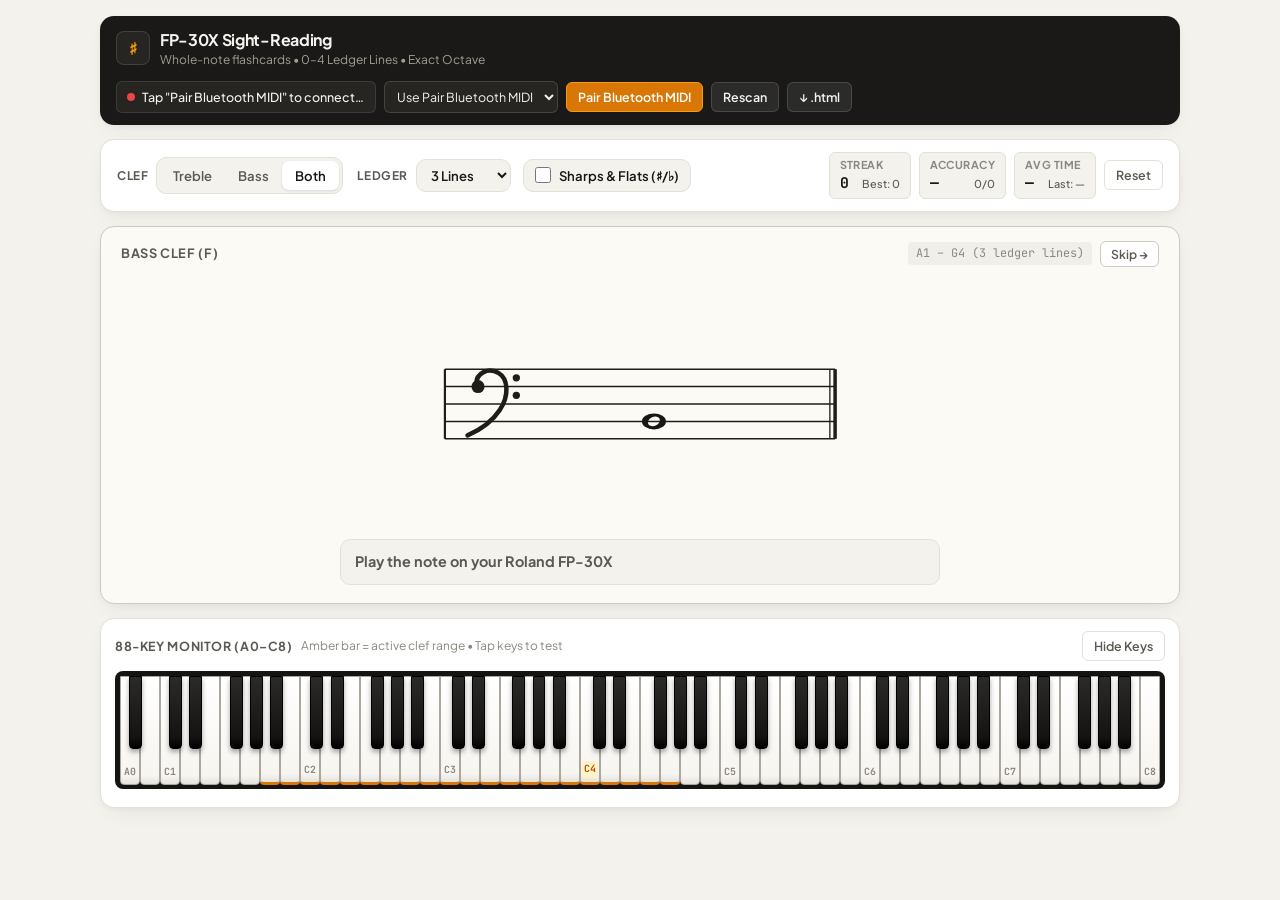
<file: index.html>
<!DOCTYPE html>
<html lang="en">
<head>
  <meta charset="UTF-8" />
  <meta name="viewport" content="width=device-width, initial-scale=1.0, viewport-fit=cover" />
  <title>Roland FP-30X Sight-Reading Flashcards</title>
  <meta name="description" content="Interactive sight-reading flashcard web application for the Roland FP-30X digital piano using Web MIDI and Web Bluetooth." />
  <link rel="preconnect" href="https://fonts.googleapis.com" />
  <link rel="preconnect" href="https://fonts.gstatic.com" crossorigin />
  <link href="https://fonts.googleapis.com/css2?family=JetBrains+Mono:wght@500;600;700&family=Plus+Jakarta+Sans:wght@500;600;700&display=swap" rel="stylesheet" />
  <link rel="stylesheet" href="index.css" />
</head>
<body>
  <div class="app-shell">
    <!-- Top Hardware / MIDI Connection Console -->
    <header class="top-console">
      <div class="brand-group">
        <div class="brand-mark" aria-hidden="true">&#9839;</div>
        <div class="brand-titles">
          <h1>FP-30X Sight-Reading</h1>
          <p class="brand-subtitle">Whole-note flashcards • 0–4 Ledger Lines • Exact Octave</p>
        </div>
      </div>

      <div class="midi-bar">
        <div id="midi-status-badge" class="midi-status-badge" data-status="disconnected">
          <span id="midi-dot" class="midi-dot"></span>
          <span id="midi-status-text">Waiting for MIDI…</span>
        </div>

        <select id="midi-device-select" class="midi-select" aria-label="Select MIDI Input Device">
          <option value="none">No MIDI devices</option>
        </select>

        <button id="btn-ble-midi" type="button" class="btn-console btn-ble-primary" title="Connect directly to Roland FP-30X Bluetooth LE MIDI">
          Pair Bluetooth MIDI
        </button>

        <button id="btn-rescan-midi" type="button" class="btn-console" title="Rescan USB / OS MIDI ports">
          Rescan
        </button>

        <button id="btn-download-html" type="button" class="btn-console btn-download" title="Download a single self-contained HTML file">
          &#8595; .html
        </button>
      </div>
    </header>

    <!-- Main Responsive Workspace (2-column in phone landscape, stacked in portrait/tablet) -->
    <div class="workspace-layout">
      <!-- Controls & Session Statistics Panel -->
      <aside class="controls-panel" aria-label="Practice Configuration and Session Statistics">
        <div class="settings-group">
          <div class="control-block control-block-clef">
            <span class="control-label">Clef</span>
            <div class="segmented-control" role="group" aria-label="Clef Selection">
              <button id="clef-btn-treble" type="button" class="segment-btn" data-clef="treble" aria-pressed="false">
                Treble
              </button>
              <button id="clef-btn-bass" type="button" class="segment-btn" data-clef="bass" aria-pressed="false">
                Bass
              </button>
              <button id="clef-btn-both" type="button" class="segment-btn active" data-clef="both" aria-pressed="true">
                Both
              </button>
            </div>
          </div>

          <div class="control-row-secondary">
            <div class="control-block">
              <label class="control-label" for="select-ledger-lines">Ledger</label>
              <select id="select-ledger-lines" class="ledger-select" aria-label="Number of Ledger Lines">
                <option value="0">0 (Staff)</option>
                <option value="1">1 Line</option>
                <option value="2">2 Lines</option>
                <option value="3" selected>3 Lines</option>
                <option value="4">4 Lines</option>
              </select>
            </div>

            <label class="checkbox-toggle" for="toggle-accidentals">
              <input id="toggle-accidentals" type="checkbox" />
              <span>Sharps &amp; Flats (&#9839;/&#9837;)</span>
            </label>
          </div>
        </div>

        <div class="stats-group">
          <div class="stat-pill">
            <span class="stat-label">Streak</span>
            <div class="stat-value-row">
              <span id="stat-streak" class="stat-value">0</span>
              <span id="stat-best-streak" class="stat-sub">Best: 0</span>
            </div>
          </div>

          <div class="stat-pill">
            <span class="stat-label">Accuracy</span>
            <div class="stat-value-row">
              <span id="stat-accuracy" class="stat-value">—</span>
              <span id="stat-attempts" class="stat-sub">0/0</span>
            </div>
          </div>

          <div class="stat-pill">
            <span class="stat-label">Avg Time</span>
            <div class="stat-value-row">
              <span id="stat-avg-time" class="stat-value">—</span>
              <span id="stat-last-time" class="stat-sub">Last: —</span>
            </div>
          </div>

          <button id="btn-reset-stats" type="button" class="btn-secondary btn-reset">
            Reset
          </button>
        </div>
      </aside>

      <!-- Main Flashcard Sheet Music Stage -->
      <main class="stage-grid">
        <section id="flashcard-container" class="flashcard-container" aria-live="polite">
          <div class="card-meta-row">
            <div class="clef-indicator">
              <span id="current-clef-label">Treble Clef (G)</span>
            </div>
            <div class="card-meta-right">
              <span id="current-range-tag" class="range-tag">F3 – E6 (3 ledger lines)</span>
              <button id="btn-skip-note" type="button" class="btn-skip-inline">
                Skip &rarr;
              </button>
            </div>
          </div>

          <div class="staff-viewport">
            <svg id="staff-svg" viewBox="0 0 520 310" preserveAspectRatio="xMidYMid meet" role="img" aria-label="Musical staff flashcard showing a whole note"></svg>
          </div>

          <div id="feedback-banner" class="feedback-banner feedback-waiting">
            <div class="feedback-main">
              <span id="feedback-main-text">Play the note on your Roland FP-30X</span>
            </div>
            <span id="feedback-detail-text" class="feedback-detail"></span>
          </div>
        </section>

        <!-- 88-Key Roland FP-30X Visual Monitor & Clickable Fallback -->
        <section id="piano-section" class="piano-section" aria-label="88-Key Piano Monitor">
          <div class="piano-header">
            <div class="piano-title-group">
              <span class="piano-title">88-Key Monitor (A0–C8)</span>
              <span class="piano-subtitle">Amber bar = active clef range • Tap keys to test</span>
            </div>
            <button id="btn-toggle-piano" type="button" class="btn-secondary btn-toggle-piano" aria-expanded="true">
              Hide Keys
            </button>
          </div>

          <div id="piano-scroll-wrapper" class="piano-scroll-wrapper">
            <div id="piano-keyboard" class="piano-keyboard"></div>
          </div>
        </section>
      </main>
    </div>
  </div>

  <script src="app.js"></script>
</body>
</html>
</file>
<file: index.css>
:root {
  --bg-page: #f4f2ed;
  --bg-surface: #ffffff;
  --bg-sheet: #fcfaf5;
  --bg-console: #1a1917;
  --bg-console-elevated: #262522;
  --text-primary: #181715;
  --text-secondary: #5c5954;
  --text-muted: #8c8881;
  --text-on-console: #f5f3ef;
  --text-console-muted: #a39e93;
  --border-subtle: #e4e0d8;
  --border-strong: #cfcac0;
  --staff-ink: #1e1d1a;
  --accent-amber: #b45309;
  --accent-amber-soft: #fef3c7;
  --status-success: #15803d;
  --status-success-bg: #dcfce7;
  --status-success-border: #86efac;
  --status-error: #b91c1c;
  --status-error-bg: #fee2e2;
  --status-error-border: #fca5a5;
  --shadow-card: 0 8px 24px -8px rgba(24, 23, 21, 0.08), 0 2px 6px -1px rgba(24, 23, 21, 0.04);
  --radius-lg: 14px;
  --radius-md: 10px;
  --radius-sm: 6px;
  --font-sans: 'Plus Jakarta Sans', -apple-system, BlinkMacSystemFont, 'Segoe UI', Roboto, sans-serif;
  --font-mono: 'JetBrains Mono', ui-monospace, SFMono-Regular, Menlo, Monaco, Consolas, monospace;
}

* {
  box-sizing: border-box;
  margin: 0;
  padding: 0;
  -webkit-tap-highlight-color: transparent;
}

html, body {
  min-height: 100%;
  background-color: var(--bg-page);
  color: var(--text-primary);
  font-family: var(--font-sans);
  -webkit-font-smoothing: antialiased;
  line-height: 1.45;
  overflow-x: hidden;
}

.app-shell {
  max-width: 1120px;
  margin: 0 auto;
  padding: 16px 20px 28px;
  display: flex;
  flex-direction: column;
  gap: 14px;
}

.workspace-layout {
  display: flex;
  flex-direction: column;
  gap: 14px;
}

/* Header & MIDI Connection Console */
.top-console {
  background: var(--bg-console);
  color: var(--text-on-console);
  border-radius: var(--radius-lg);
  padding: 12px 16px;
  display: flex;
  flex-wrap: wrap;
  align-items: center;
  justify-content: space-between;
  gap: 12px;
  box-shadow: var(--shadow-card);
}

.brand-group {
  display: flex;
  align-items: center;
  gap: 10px;
  min-width: 0;
}

.brand-mark {
  width: 34px;
  height: 34px;
  flex-shrink: 0;
  border-radius: 8px;
  background: var(--bg-console-elevated);
  border: 1px solid rgba(255, 255, 255, 0.12);
  display: flex;
  align-items: center;
  justify-content: center;
  font-weight: 700;
  font-size: 17px;
  color: #f59e0b;
}

.brand-titles {
  min-width: 0;
}

.brand-titles h1 {
  font-size: 1rem;
  font-weight: 700;
  letter-spacing: -0.02em;
  color: var(--text-on-console);
  white-space: nowrap;
  overflow: hidden;
  text-overflow: ellipsis;
}

.brand-subtitle {
  font-size: 0.75rem;
  color: var(--text-console-muted);
  white-space: nowrap;
  overflow: hidden;
  text-overflow: ellipsis;
}

.midi-bar {
  display: flex;
  align-items: center;
  flex-wrap: wrap;
  gap: 8px;
}

.midi-status-badge {
  display: inline-flex;
  align-items: center;
  gap: 7px;
  padding: 6px 10px;
  border-radius: var(--radius-sm);
  background: var(--bg-console-elevated);
  border: 1px solid rgba(255, 255, 255, 0.1);
  font-size: 0.78rem;
  font-weight: 500;
  max-width: 260px;
}

#midi-status-text {
  white-space: nowrap;
  overflow: hidden;
  text-overflow: ellipsis;
}

.midi-dot {
  width: 8px;
  height: 8px;
  flex-shrink: 0;
  border-radius: 50%;
  background: #f59e0b;
  transition: background-color 0.2s ease, transform 0.15s ease;
}

.midi-status-badge[data-status="connected"] .midi-dot {
  background: #22c55e;
}

.midi-status-badge[data-status="disconnected"] .midi-dot {
  background: #f59e0b;
}

.midi-status-badge[data-status="error"] .midi-dot {
  background: #ef4444;
}

.midi-dot.pulse-active {
  transform: scale(1.45);
  background: #38bdf8 !important;
}

.midi-select {
  background: var(--bg-console-elevated);
  color: var(--text-on-console);
  border: 1px solid rgba(255, 255, 255, 0.14);
  border-radius: var(--radius-sm);
  padding: 6px 8px;
  font-size: 0.78rem;
  font-family: var(--font-sans);
  cursor: pointer;
  max-width: 175px;
}

.midi-select:focus {
  outline: 2px solid #f59e0b;
  outline-offset: 1px;
}

.btn-console {
  background: rgba(255, 255, 255, 0.08);
  color: var(--text-on-console);
  border: 1px solid rgba(255, 255, 255, 0.14);
  border-radius: var(--radius-sm);
  padding: 6px 11px;
  font-size: 0.78rem;
  font-weight: 600;
  font-family: var(--font-sans);
  cursor: pointer;
  white-space: nowrap;
  transition: background-color 0.15s ease, transform 0.1s ease;
}

.btn-console.btn-ble-primary {
  background: #d97706;
  border-color: #f59e0b;
  color: #ffffff;
}

.btn-console.btn-ble-primary:hover {
  background: #b45309;
}

.btn-console:hover {
  background: rgba(255, 255, 255, 0.16);
}

.btn-console:active {
  transform: translateY(1px);
}

/* Controls & Settings Toolbar */
.controls-panel {
  background: var(--bg-surface);
  border: 1px solid var(--border-subtle);
  border-radius: var(--radius-lg);
  padding: 12px 16px;
  display: flex;
  flex-wrap: wrap;
  align-items: center;
  justify-content: space-between;
  gap: 12px;
  box-shadow: var(--shadow-card);
}

.settings-group {
  display: flex;
  flex-wrap: wrap;
  align-items: center;
  gap: 14px;
}

.control-row-secondary {
  display: flex;
  flex-wrap: wrap;
  align-items: center;
  gap: 12px;
}

.control-block {
  display: flex;
  align-items: center;
  gap: 8px;
}

.control-label {
  font-size: 0.74rem;
  font-weight: 700;
  text-transform: uppercase;
  letter-spacing: 0.05em;
  color: var(--text-secondary);
}

.segmented-control {
  display: inline-flex;
  background: var(--bg-page);
  padding: 3px;
  border-radius: var(--radius-md);
  border: 1px solid var(--border-subtle);
}

.segment-btn {
  border: none;
  background: transparent;
  color: var(--text-secondary);
  font-family: var(--font-sans);
  font-size: 0.82rem;
  font-weight: 600;
  padding: 6px 13px;
  border-radius: 7px;
  cursor: pointer;
  white-space: nowrap;
  transition: all 0.15s ease;
}

.segment-btn:hover {
  color: var(--text-primary);
}

.segment-btn.active {
  background: var(--bg-surface);
  color: var(--text-primary);
  box-shadow: 0 1px 3px rgba(0, 0, 0, 0.1);
}

.checkbox-toggle {
  display: inline-flex;
  align-items: center;
  gap: 8px;
  padding: 6px 11px;
  border-radius: var(--radius-md);
  border: 1px solid var(--border-subtle);
  background: var(--bg-page);
  cursor: pointer;
  user-select: none;
  font-size: 0.82rem;
  font-weight: 600;
  color: var(--text-primary);
  white-space: nowrap;
  transition: border-color 0.15s ease;
}

.checkbox-toggle:hover {
  border-color: var(--border-strong);
}

.checkbox-toggle input[type="checkbox"] {
  width: 16px;
  height: 16px;
  accent-color: var(--bg-console);
  cursor: pointer;
}

.ledger-select {
  background: var(--bg-page);
  color: var(--text-primary);
  border: 1px solid var(--border-subtle);
  border-radius: var(--radius-md);
  padding: 6px 10px;
  font-size: 0.82rem;
  font-weight: 600;
  font-family: var(--font-sans);
  cursor: pointer;
  transition: border-color 0.15s ease;
}

.ledger-select:hover {
  border-color: var(--border-strong);
}

.ledger-select:focus {
  outline: 2px solid var(--bg-console);
  outline-offset: 1px;
}

/* Session Stats Strip */
.stats-group {
  display: flex;
  align-items: center;
  flex-wrap: wrap;
  gap: 8px;
}

.stat-pill {
  display: flex;
  flex-direction: column;
  padding: 4px 10px;
  background: var(--bg-page);
  border: 1px solid var(--border-subtle);
  border-radius: var(--radius-sm);
  min-width: 82px;
}

.stat-label {
  font-size: 0.68rem;
  font-weight: 700;
  text-transform: uppercase;
  letter-spacing: 0.04em;
  color: var(--text-muted);
}

.stat-value-row {
  display: flex;
  align-items: baseline;
  justify-content: space-between;
  gap: 6px;
}

.stat-value {
  font-family: var(--font-mono);
  font-size: 0.92rem;
  font-weight: 700;
  color: var(--text-primary);
}

.stat-sub {
  font-size: 0.68rem;
  color: var(--text-secondary);
  font-weight: 500;
  white-space: nowrap;
}

.btn-secondary {
  background: var(--bg-surface);
  color: var(--text-secondary);
  border: 1px solid var(--border-subtle);
  border-radius: var(--radius-sm);
  padding: 6px 11px;
  font-size: 0.78rem;
  font-weight: 600;
  font-family: var(--font-sans);
  cursor: pointer;
  white-space: nowrap;
  transition: all 0.15s ease;
}

.btn-secondary:hover {
  color: var(--text-primary);
  border-color: var(--border-strong);
  background: var(--bg-page);
}

/* Main Flashcard Stage */
.stage-grid {
  display: flex;
  flex-direction: column;
  gap: 14px;
  min-width: 0;
}

.flashcard-container {
  background: var(--bg-sheet);
  border: 1.5px solid var(--border-strong);
  border-radius: var(--radius-lg);
  padding: 14px 20px 18px;
  box-shadow: var(--shadow-card);
  display: flex;
  flex-direction: column;
  align-items: center;
  position: relative;
  transition: border-color 0.2s ease, background-color 0.2s ease;
}

.flashcard-container.state-success {
  border-color: var(--status-success);
  background: #f6fef9;
}

.flashcard-container.state-error {
  border-color: var(--status-error);
  animation: card-shake 0.36s cubic-bezier(0.36, 0.07, 0.19, 0.97) both;
}

@keyframes card-shake {
  10%, 90% { transform: translate3d(-3px, 0, 0); }
  20%, 80% { transform: translate3d(5px, 0, 0); }
  30%, 50%, 70% { transform: translate3d(-6px, 0, 0); }
  40%, 60% { transform: translate3d(6px, 0, 0); }
}

.card-meta-row {
  width: 100%;
  display: flex;
  align-items: center;
  justify-content: space-between;
  gap: 8px;
  margin-bottom: 2px;
}

.card-meta-right {
  display: flex;
  align-items: center;
  gap: 8px;
}

.clef-indicator {
  display: inline-flex;
  align-items: center;
  gap: 6px;
  font-size: 0.8rem;
  font-weight: 700;
  color: var(--text-secondary);
  text-transform: uppercase;
  letter-spacing: 0.05em;
}

.range-tag {
  font-family: var(--font-mono);
  font-size: 0.74rem;
  color: var(--text-muted);
  background: rgba(0, 0, 0, 0.045);
  padding: 3px 8px;
  border-radius: 4px;
  white-space: nowrap;
}

.btn-skip-inline {
  background: var(--bg-surface);
  color: var(--text-secondary);
  border: 1px solid var(--border-strong);
  border-radius: var(--radius-sm);
  padding: 4px 10px;
  font-size: 0.76rem;
  font-weight: 600;
  font-family: var(--font-sans);
  cursor: pointer;
  white-space: nowrap;
}

.btn-skip-inline:hover {
  color: var(--text-primary);
  background: var(--bg-page);
}

.staff-viewport {
  width: 100%;
  max-width: 600px;
  height: 270px;
  display: flex;
  align-items: center;
  justify-content: center;
}

#staff-svg {
  width: 100%;
  height: 100%;
  overflow: visible;
}

/* Status Banner inside Flashcard */
.feedback-banner {
  width: 100%;
  max-width: 600px;
  min-height: 46px;
  border-radius: var(--radius-md);
  padding: 8px 14px;
  display: flex;
  flex-wrap: wrap;
  align-items: center;
  justify-content: space-between;
  gap: 8px;
  background: var(--bg-page);
  border: 1px solid var(--border-subtle);
  transition: all 0.18s ease;
}

.feedback-banner.feedback-waiting {
  color: var(--text-secondary);
}

.feedback-banner.feedback-success {
  background: var(--status-success-bg);
  border-color: var(--status-success-border);
  color: var(--status-success);
}

.feedback-banner.feedback-error {
  background: var(--status-error-bg);
  border-color: var(--status-error-border);
  color: var(--status-error);
}

.feedback-main {
  display: flex;
  align-items: center;
  gap: 8px;
  font-weight: 700;
  font-size: 0.9rem;
}

.feedback-detail {
  font-family: var(--font-mono);
  font-size: 0.78rem;
  font-weight: 600;
}

/* Interactive 88-Key Piano Monitor */
.piano-section {
  background: var(--bg-surface);
  border: 1px solid var(--border-subtle);
  border-radius: var(--radius-lg);
  padding: 12px 14px 14px;
  box-shadow: var(--shadow-card);
}

.piano-section.piano-collapsed .piano-scroll-wrapper {
  display: none;
}

.piano-section.piano-collapsed .piano-header {
  margin-bottom: 0;
}

.piano-header {
  display: flex;
  align-items: center;
  justify-content: space-between;
  flex-wrap: wrap;
  gap: 8px;
  margin-bottom: 10px;
}

.piano-title-group {
  display: flex;
  align-items: center;
  flex-wrap: wrap;
  gap: 8px;
}

.piano-title {
  font-size: 0.78rem;
  font-weight: 700;
  text-transform: uppercase;
  letter-spacing: 0.05em;
  color: var(--text-secondary);
}

.piano-subtitle {
  font-size: 0.75rem;
  color: var(--text-muted);
}

.piano-scroll-wrapper {
  width: 100%;
  overflow-x: auto;
  padding-bottom: 4px;
  -webkit-overflow-scrolling: touch;
}

.piano-keyboard {
  position: relative;
  height: 118px;
  min-width: 920px;
  width: 100%;
  background: #141413;
  padding: 5px 5px 4px;
  border-radius: 8px;
  display: flex;
  user-select: none;
  touch-action: manipulation;
}

.white-key {
  flex: 1;
  height: 100%;
  background: linear-gradient(180deg, #ffffff 0%, #f7f5f0 92%, #e5e2dc 100%);
  border: 1px solid #aba69e;
  border-radius: 0 0 4px 4px;
  position: relative;
  cursor: pointer;
  display: flex;
  flex-direction: column;
  justify-content: flex-end;
  align-items: center;
  padding-bottom: 4px;
  z-index: 1;
  transition: background 0.08s ease, transform 0.06s ease;
}

.white-key:hover {
  background: #fef9c3;
}

.white-key:active,
.white-key.key-active {
  transform: translateY(2px);
}

.white-key.key-in-range {
  border-bottom: 3px solid #d97706;
}

.white-key.key-correct {
  background: #22c55e !important;
  border-color: #15803d;
  color: #ffffff;
}

.white-key.key-wrong {
  background: #ef4444 !important;
  border-color: #991b1b;
  color: #ffffff;
}

.key-label {
  font-family: var(--font-mono);
  font-size: 0.62rem;
  font-weight: 700;
  color: var(--text-muted);
  pointer-events: none;
}

.white-key.middle-c .key-label {
  color: var(--accent-amber);
  background: var(--accent-amber-soft);
  padding: 1px 2px;
  border-radius: 3px;
}

.white-key.key-correct .key-label,
.white-key.key-wrong .key-label {
  color: #ffffff;
  background: transparent;
}

.black-key {
  position: absolute;
  top: 5px;
  height: 62%;
  background: linear-gradient(180deg, #2b2a28 0%, #141312 85%, #000000 100%);
  border: 1px solid #000;
  border-radius: 0 0 4px 4px;
  z-index: 2;
  cursor: pointer;
  box-shadow: 0 3px 5px rgba(0, 0, 0, 0.35);
  transition: background 0.08s ease, transform 0.06s ease;
}

.black-key:hover {
  background: #44403c;
}

.black-key:active,
.black-key.key-active {
  transform: translateY(2px);
}

.black-key.key-correct {
  background: #16a34a !important;
  box-shadow: 0 0 8px rgba(34, 197, 94, 0.6);
}

.black-key.key-wrong {
  background: #dc2626 !important;
  box-shadow: 0 0 8px rgba(239, 68, 68, 0.6);
}

/* ==========================================================================
   RESPONSIVE BREAKPOINT 1: Phone Portrait (e.g. Pixel 9 Portrait 412x915)
   ========================================================================== */
@media (max-width: 640px) {
  .app-shell {
    padding: 10px 10px 18px;
    gap: 10px;
  }

  .workspace-layout {
    gap: 10px;
  }

  .top-console {
    padding: 10px 12px;
    gap: 8px;
  }

  .brand-subtitle,
  .btn-download,
  .midi-select {
    display: none;
  }

  .brand-mark {
    width: 28px;
    height: 28px;
    font-size: 15px;
  }

  .brand-titles h1 {
    font-size: 0.92rem;
  }

  .midi-bar {
    width: 100%;
    justify-content: space-between;
    gap: 6px;
  }

  .midi-status-badge {
    flex: 1;
    min-width: 0;
    max-width: none;
    padding: 5px 8px;
    font-size: 0.74rem;
  }

  .btn-console {
    padding: 6px 9px;
    font-size: 0.74rem;
  }

  .controls-panel {
    padding: 10px 12px;
    flex-direction: column;
    align-items: stretch;
    gap: 10px;
  }

  .settings-group {
    flex-direction: column;
    align-items: stretch;
    gap: 8px;
  }

  .control-block-clef {
    width: 100%;
    justify-content: space-between;
  }

  .control-block-clef .segmented-control {
    flex: 1;
    display: flex;
  }

  .control-block-clef .segment-btn {
    flex: 1;
    text-align: center;
    padding: 6px 8px;
  }

  .control-row-secondary {
    width: 100%;
    justify-content: space-between;
    gap: 8px;
  }

  .checkbox-toggle {
    flex: 1;
    justify-content: center;
    padding: 6px 8px;
    font-size: 0.78rem;
  }

  .stats-group {
    display: grid;
    grid-template-columns: repeat(3, 1fr) auto;
    gap: 6px;
    width: 100%;
  }

  .stat-pill {
    min-width: 0;
    padding: 4px 8px;
  }

  .stat-value {
    font-size: 0.85rem;
  }

  .stat-sub {
    font-size: 0.62rem;
  }

  .btn-reset {
    height: 100%;
    padding: 6px 10px;
  }

  .flashcard-container {
    padding: 12px 12px 14px;
  }

  .staff-viewport {
    height: 220px;
  }

  .feedback-banner {
    padding: 8px 10px;
    min-height: 42px;
  }

  .feedback-main {
    font-size: 0.84rem;
  }

  .feedback-detail {
    font-size: 0.72rem;
  }

  .piano-section {
    padding: 10px 10px 12px;
  }

  .piano-subtitle {
    display: none;
  }

  .piano-keyboard {
    height: 96px;
    min-width: 780px;
  }
}

/* ==========================================================================
   RESPONSIVE BREAKPOINT 2: Phone / Compact Landscape (e.g. Pixel 9 915x412)
   Side-by-side 2-column music-stand layout so zero vertical scroll is needed
   ========================================================================== */
@media (max-height: 540px) and (orientation: landscape) {
  .app-shell {
    padding: 8px 12px 10px;
    gap: 8px;
    max-width: 100%;
  }

  .top-console {
    padding: 6px 12px;
    border-radius: var(--radius-md);
  }

  .brand-mark {
    width: 26px;
    height: 26px;
    font-size: 14px;
  }

  .brand-titles h1 {
    font-size: 0.88rem;
  }

  .brand-subtitle,
  .btn-download,
  .midi-select {
    display: none;
  }

  .workspace-layout {
    display: grid;
    grid-template-columns: 265px 1fr;
    align-items: start;
    gap: 10px;
  }

  .controls-panel {
    padding: 9px 10px;
    flex-direction: column;
    align-items: stretch;
    gap: 8px;
  }

  .settings-group {
    flex-direction: column;
    align-items: stretch;
    gap: 6px;
  }

  .control-block-clef {
    flex-direction: column;
    align-items: stretch;
    gap: 4px;
  }

  .segmented-control {
    display: flex;
    width: 100%;
  }

  .segment-btn {
    flex: 1;
    padding: 5px 6px;
    font-size: 0.76rem;
  }

  .control-row-secondary {
    flex-direction: column;
    align-items: stretch;
    gap: 6px;
  }

  .control-row-secondary .control-block {
    justify-content: space-between;
  }

  .ledger-select {
    flex: 1;
    padding: 5px 8px;
    font-size: 0.78rem;
  }

  .checkbox-toggle {
    justify-content: center;
    padding: 5px 8px;
    font-size: 0.76rem;
  }

  .stats-group {
    display: grid;
    grid-template-columns: 1fr 1fr;
    gap: 6px;
  }

  .stat-pill {
    min-width: 0;
    padding: 4px 8px;
  }

  .stat-value {
    font-size: 0.84rem;
  }

  .btn-reset {
    height: 100%;
  }

  .stage-grid {
    gap: 6px;
  }

  .flashcard-container {
    padding: 8px 14px 10px;
  }

  .staff-viewport {
    height: 175px;
  }

  .feedback-banner {
    min-height: 36px;
    padding: 5px 12px;
  }

  .feedback-main {
    font-size: 0.84rem;
  }

  .piano-section {
    padding: 7px 12px;
  }

  .piano-subtitle {
    display: none;
  }

  .piano-keyboard {
    height: 82px;
  }
}

/* ==========================================================================
   RESPONSIVE BREAKPOINT 3: Tablet Portrait & Landscape (641px .. 1024px)
   ========================================================================== */
@media (min-width: 641px) and (max-width: 1024px) and (min-height: 541px) {
  .app-shell {
    padding: 14px 18px 24px;
  }

  .controls-panel {
    padding: 12px 16px;
  }

  .staff-viewport {
    height: 260px;
  }
}
</file>
